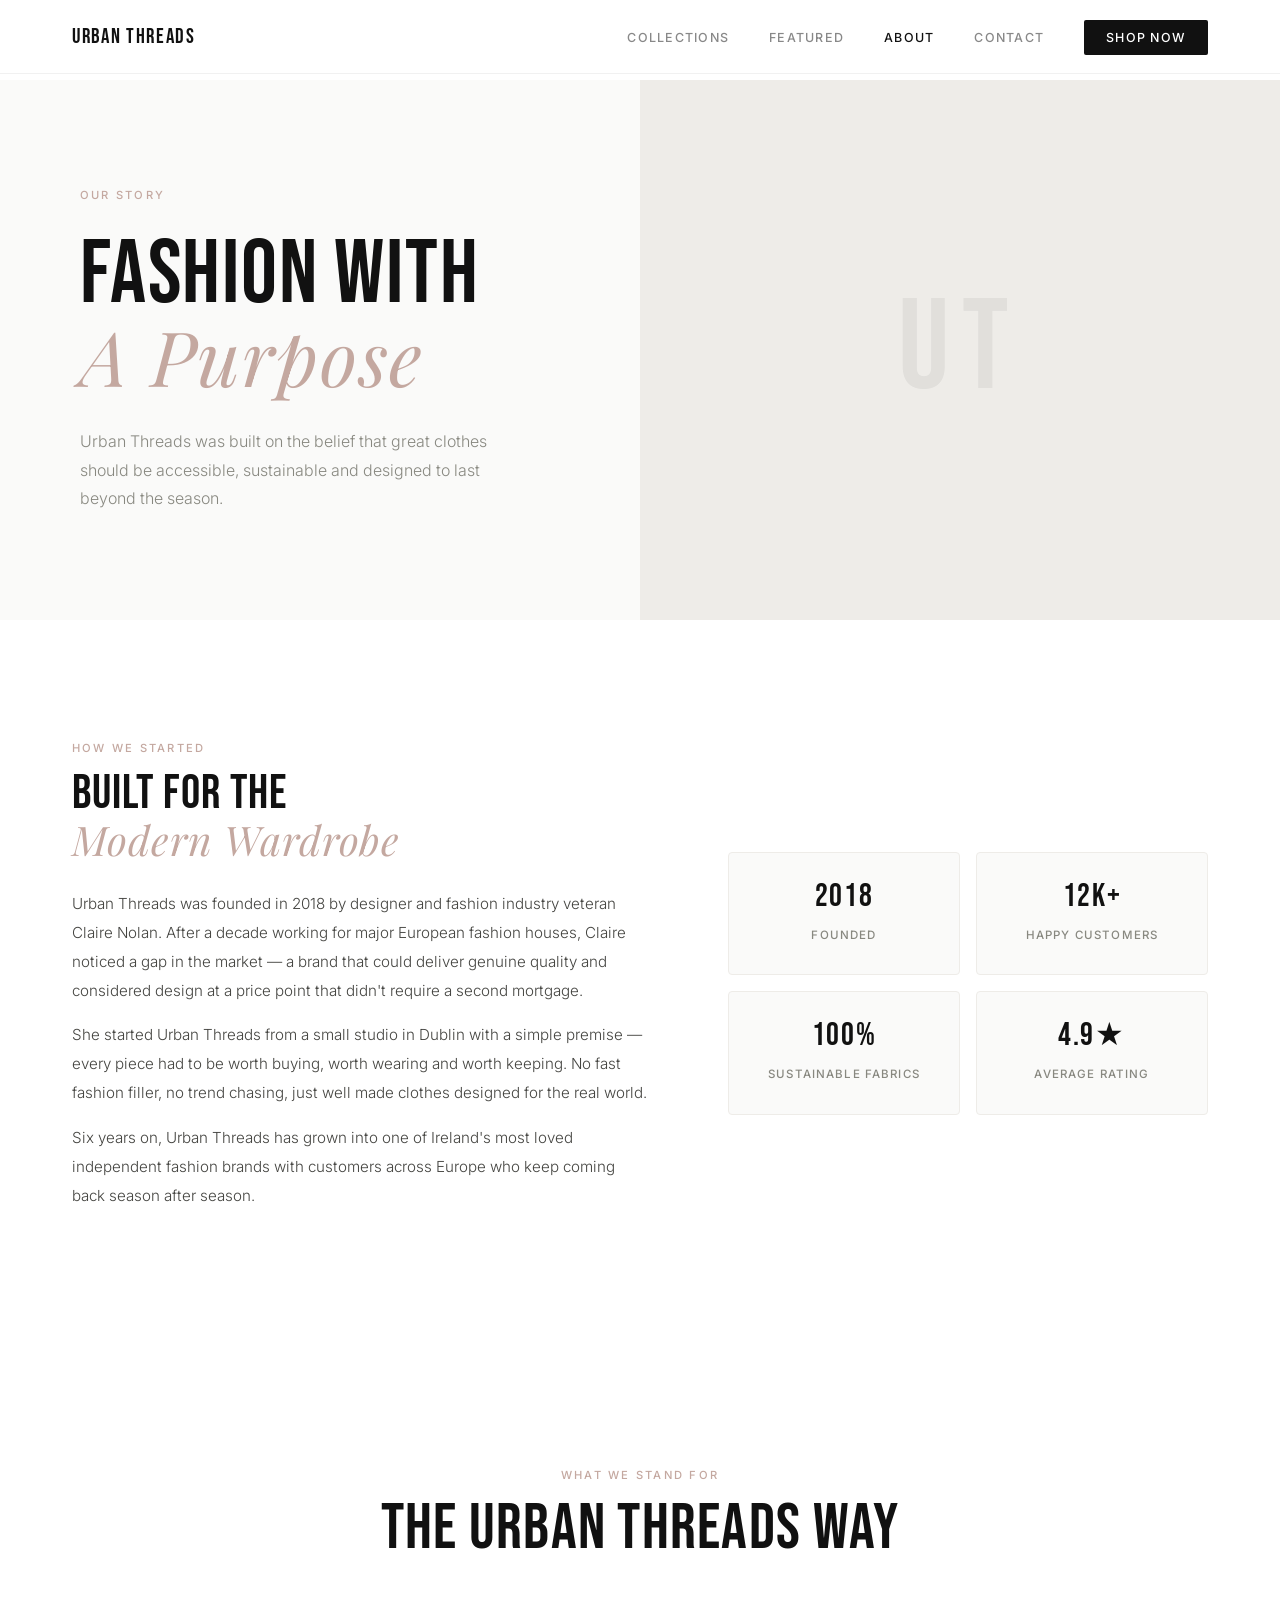
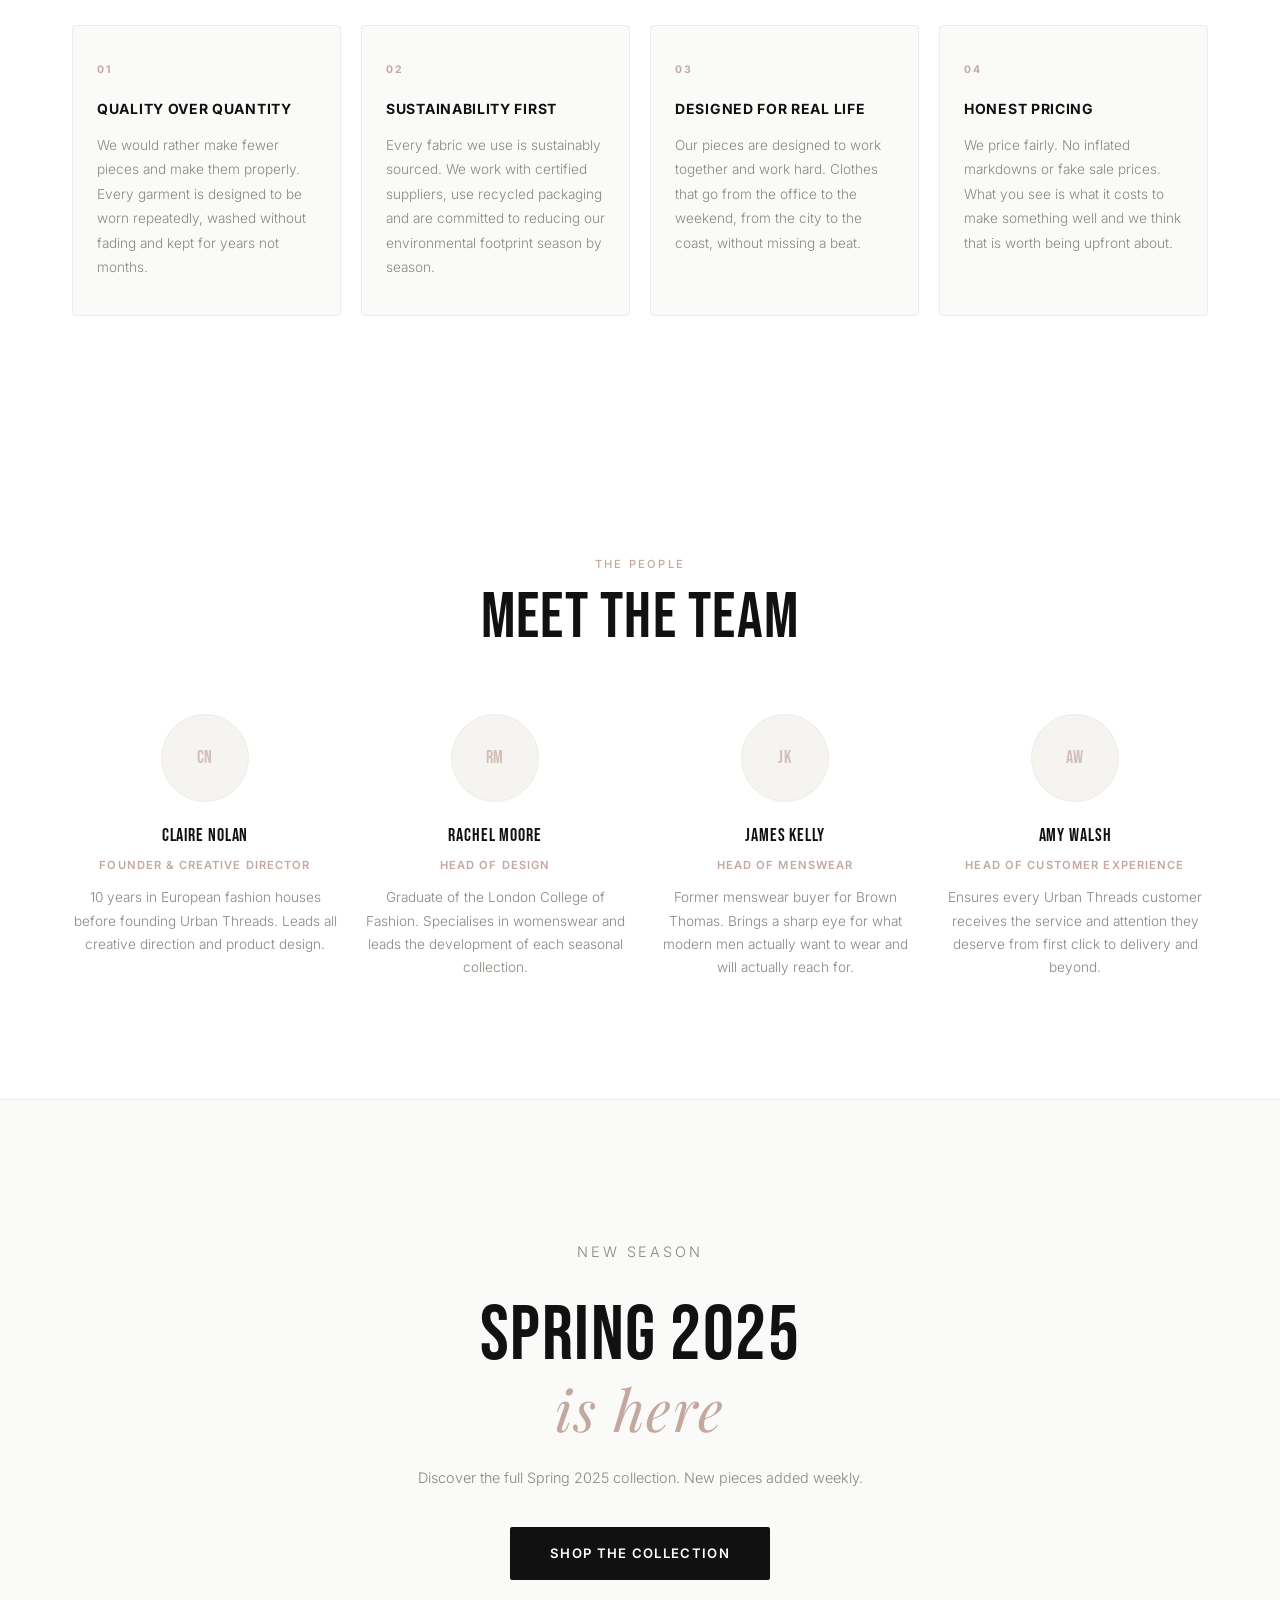
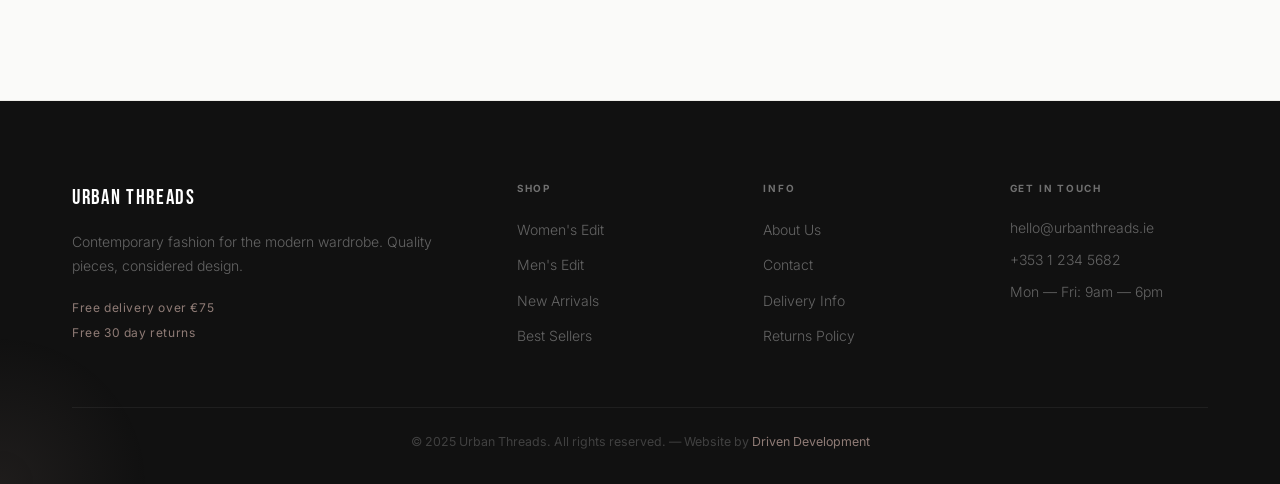
<file: pages/about.html>
<!DOCTYPE html>
<html lang="en">
<head>
  <meta charset="UTF-8" />
  <meta name="viewport" content="width=device-width, initial-scale=1.0" />
  <meta name="description" content="About Urban Threads — Our story, our values and our commitment to quality fashion." />
  <title>About — Urban Threads</title>
  <link rel="stylesheet" href="../style.css" />
  <link rel="stylesheet" href="inner.css" />
  <link rel="preconnect" href="https://fonts.googleapis.com" />
  <link rel="preconnect" href="https://fonts.gstatic.com" crossorigin />
  <link href="https://fonts.googleapis.com/css2?family=Bebas+Neue&family=Inter:wght@300;400;500;600;700&family=Playfair+Display:ital@1&display=swap" rel="stylesheet" />
</head>
<body>

  <!-- NAVIGATION -->
  <nav class="nav" id="nav">
    <div class="nav__inner">
      <a href="../index.html" class="nav__logo">URBAN THREADS</a>
      <ul class="nav__links" id="navLinks">
        <li><a href="../index.html#collections">Collections</a></li>
        <li><a href="../index.html#featured">Featured</a></li>
        <li><a href="about.html" class="nav__active">About</a></li>
        <li><a href="contact.html">Contact</a></li>
        <li><a href="contact.html" class="nav__cta">Shop Now</a></li>
      </ul>
      <button class="nav__burger" id="burger" aria-label="Open menu">
        <span></span><span></span><span></span>
      </button>
    </div>
  </nav>

  <!-- PAGE HERO -->
  <section class="page-hero">
    <div class="page-hero__inner">
      <div class="page-hero__content">
        <p class="section__label">Our Story</p>
        <h1 class="page-hero__title">FASHION WITH<br /><em>A Purpose</em></h1>
        <p class="page-hero__sub">Urban Threads was built on the belief that great clothes should be accessible, sustainable and designed to last beyond the season.</p>
      </div>
      <div class="page-hero__img">
        <div class="page-hero__img-placeholder">
          <span>UT</span>
        </div>
      </div>
    </div>
  </section>

  <!-- STORY -->
  <section class="story section">
    <div class="container">
      <div class="story__inner">
        <div class="story__left">
          <p class="section__label">How We Started</p>
          <h2 class="story__title">BUILT FOR THE<br /><em>Modern Wardrobe</em></h2>
          <p class="story__body">Urban Threads was founded in 2018 by designer and fashion industry veteran Claire Nolan. After a decade working for major European fashion houses, Claire noticed a gap in the market — a brand that could deliver genuine quality and considered design at a price point that didn't require a second mortgage.</p>
          <p class="story__body">She started Urban Threads from a small studio in Dublin with a simple premise — every piece had to be worth buying, worth wearing and worth keeping. No fast fashion filler, no trend chasing, just well made clothes designed for the real world.</p>
          <p class="story__body">Six years on, Urban Threads has grown into one of Ireland's most loved independent fashion brands with customers across Europe who keep coming back season after season.</p>
        </div>
        <div class="story__right">
          <div class="story__stats">
            <div class="story__stat">
              <strong>2018</strong>
              <span>Founded</span>
            </div>
            <div class="story__stat">
              <strong>12K+</strong>
              <span>Happy Customers</span>
            </div>
            <div class="story__stat">
              <strong>100%</strong>
              <span>Sustainable Fabrics</span>
            </div>
            <div class="story__stat">
              <strong>4.9★</strong>
              <span>Average Rating</span>
            </div>
          </div>
        </div>
      </div>
    </div>
  </section>

  <!-- VALUES -->
  <section class="about-values section">
    <div class="container">
      <div class="section__header">
        <p class="section__label">What We Stand For</p>
        <h2 class="section__title">THE URBAN THREADS WAY</h2>
      </div>
      <div class="about-values__grid">
        <div class="about-value__card">
          <div class="about-value__num">01</div>
          <h3>Quality Over Quantity</h3>
          <p>We would rather make fewer pieces and make them properly. Every garment is designed to be worn repeatedly, washed without fading and kept for years not months.</p>
        </div>
        <div class="about-value__card">
          <div class="about-value__num">02</div>
          <h3>Sustainability First</h3>
          <p>Every fabric we use is sustainably sourced. We work with certified suppliers, use recycled packaging and are committed to reducing our environmental footprint season by season.</p>
        </div>
        <div class="about-value__card">
          <div class="about-value__num">03</div>
          <h3>Designed for Real Life</h3>
          <p>Our pieces are designed to work together and work hard. Clothes that go from the office to the weekend, from the city to the coast, without missing a beat.</p>
        </div>
        <div class="about-value__card">
          <div class="about-value__num">04</div>
          <h3>Honest Pricing</h3>
          <p>We price fairly. No inflated markdowns or fake sale prices. What you see is what it costs to make something well and we think that is worth being upfront about.</p>
        </div>
      </div>
    </div>
  </section>

  <!-- TEAM -->
  <section class="team section">
    <div class="container">
      <div class="section__header">
        <p class="section__label">The People</p>
        <h2 class="section__title">MEET THE TEAM</h2>
      </div>
      <div class="team__grid">
        <div class="team__card">
          <div class="team__photo">
            <div class="team__photo-placeholder">CN</div>
          </div>
          <h3>Claire Nolan</h3>
          <span>Founder & Creative Director</span>
          <p>10 years in European fashion houses before founding Urban Threads. Leads all creative direction and product design.</p>
        </div>
        <div class="team__card">
          <div class="team__photo">
            <div class="team__photo-placeholder">RM</div>
          </div>
          <h3>Rachel Moore</h3>
          <span>Head of Design</span>
          <p>Graduate of the London College of Fashion. Specialises in womenswear and leads the development of each seasonal collection.</p>
        </div>
        <div class="team__card">
          <div class="team__photo">
            <div class="team__photo-placeholder">JK</div>
          </div>
          <h3>James Kelly</h3>
          <span>Head of Menswear</span>
          <p>Former menswear buyer for Brown Thomas. Brings a sharp eye for what modern men actually want to wear and will actually reach for.</p>
        </div>
        <div class="team__card">
          <div class="team__photo">
            <div class="team__photo-placeholder">AW</div>
          </div>
          <h3>Amy Walsh</h3>
          <span>Head of Customer Experience</span>
          <p>Ensures every Urban Threads customer receives the service and attention they deserve from first click to delivery and beyond.</p>
        </div>
      </div>
    </div>
  </section>

  <!-- CTA -->
  <section class="cta-banner">
    <div class="container">
      <div class="cta-banner__inner">
        <p class="section__label">New Season</p>
        <h2>SPRING 2025<br /><em>is here</em></h2>
        <p>Discover the full Spring 2025 collection. New pieces added weekly.</p>
        <a href="contact.html" class="btn btn--dark">Shop the Collection</a>
      </div>
    </div>
  </section>

  <!-- FOOTER -->
  <footer class="footer">
    <div class="container">
      <div class="footer__inner">
        <div class="footer__brand">
          <a href="../index.html" class="nav__logo">URBAN THREADS</a>
          <p>Contemporary fashion for the modern wardrobe. Quality pieces, considered design.</p>
          <div class="footer__delivery">
            <span>Free delivery over €75</span>
            <span>Free 30 day returns</span>
          </div>
        </div>
        <div class="footer__links">
          <h4>Shop</h4>
          <ul>
            <li><a href="../index.html#collections">Women's Edit</a></li>
            <li><a href="../index.html#collections">Men's Edit</a></li>
            <li><a href="../index.html#featured">New Arrivals</a></li>
            <li><a href="../index.html#featured">Best Sellers</a></li>
          </ul>
        </div>
        <div class="footer__links">
          <h4>Info</h4>
          <ul>
            <li><a href="about.html">About Us</a></li>
            <li><a href="contact.html">Contact</a></li>
            <li><a href="contact.html">Delivery Info</a></li>
            <li><a href="contact.html">Returns Policy</a></li>
          </ul>
        </div>
        <div class="footer__contact">
          <h4>Get In Touch</h4>
          <ul>
            <li><a href="mailto:hello@urbanthreads.ie">hello@urbanthreads.ie</a></li>
            <li><a href="tel:+35312345682">+353 1 234 5682</a></li>
            <li>Mon — Fri: 9am — 6pm</li>
          </ul>
        </div>
      </div>
      <div class="footer__bottom">
        <p>© 2025 Urban Threads. All rights reserved. — Website by <a href="https://cbyrne290-hub.github.io/driven-development" target="_blank">Driven Development</a></p>
      </div>
    </div>
  </footer>

  <script src="../script.js"></script>
  <script src="inner.js"></script>
</body>
</html>
</file>
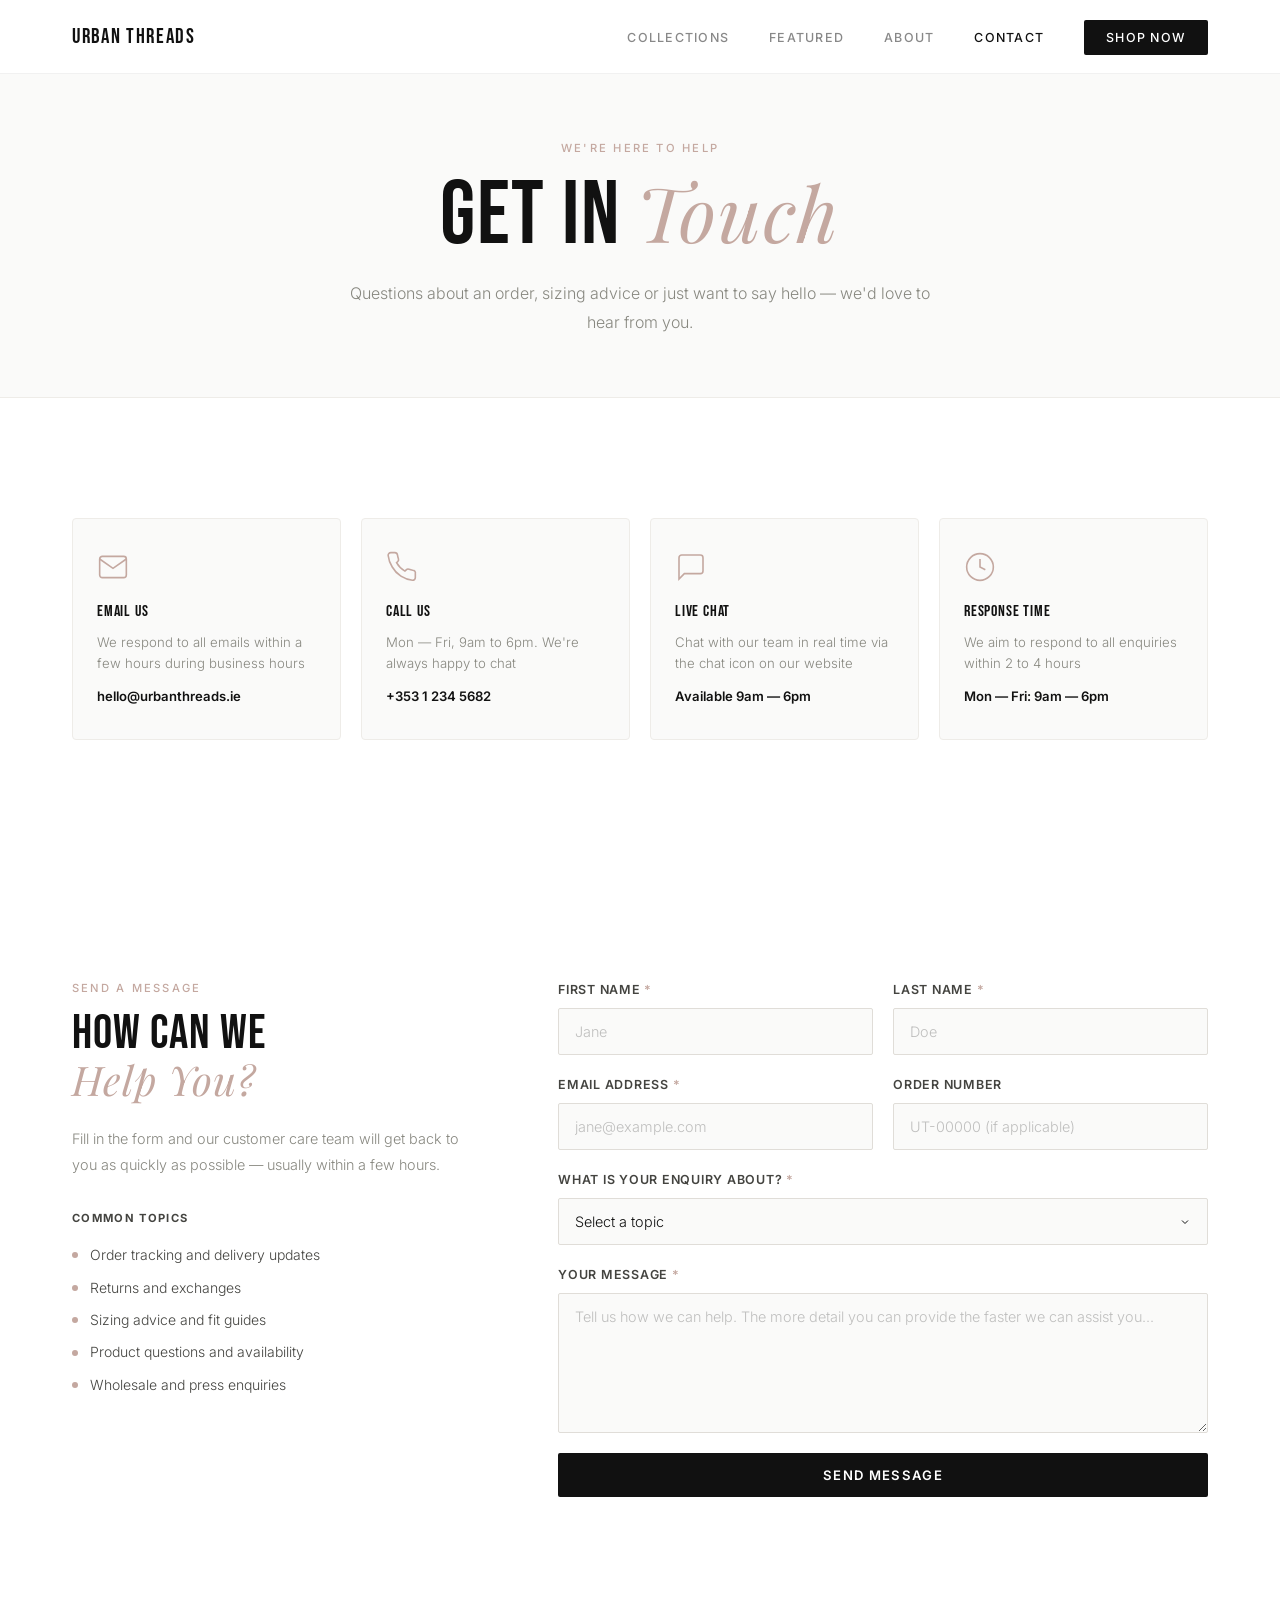
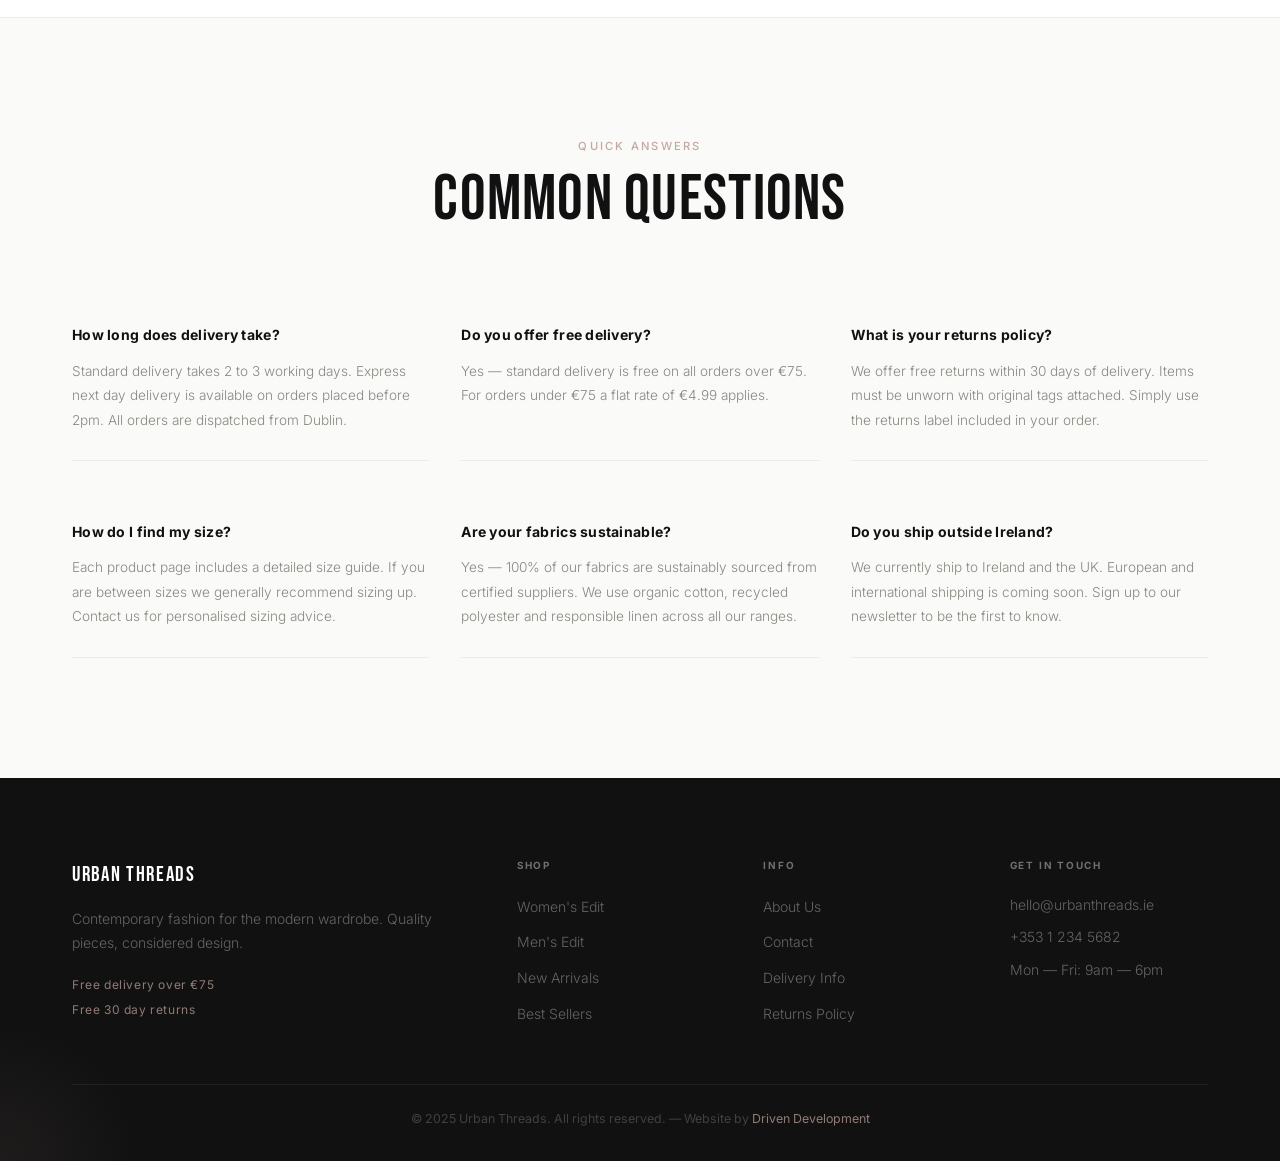
<file: pages/contact.html>
<!DOCTYPE html>
<html lang="en">
<head>
  <meta charset="UTF-8" />
  <meta name="viewport" content="width=device-width, initial-scale=1.0" />
  <meta name="description" content="Contact Urban Threads — Get in touch, track your order or ask us anything." />
  <title>Contact — Urban Threads</title>
  <link rel="stylesheet" href="../style.css" />
  <link rel="stylesheet" href="inner.css" />
  <link rel="preconnect" href="https://fonts.googleapis.com" />
  <link rel="preconnect" href="https://fonts.gstatic.com" crossorigin />
  <link href="https://fonts.googleapis.com/css2?family=Bebas+Neue&family=Inter:wght@300;400;500;600;700&family=Playfair+Display:ital@1&display=swap" rel="stylesheet" />
</head>
<body>

  <!-- NAVIGATION -->
  <nav class="nav" id="nav">
    <div class="nav__inner">
      <a href="../index.html" class="nav__logo">URBAN THREADS</a>
      <ul class="nav__links" id="navLinks">
        <li><a href="../index.html#collections">Collections</a></li>
        <li><a href="../index.html#featured">Featured</a></li>
        <li><a href="about.html">About</a></li>
        <li><a href="contact.html" class="nav__active">Contact</a></li>
        <li><a href="contact.html" class="nav__cta">Shop Now</a></li>
      </ul>
      <button class="nav__burger" id="burger" aria-label="Open menu">
        <span></span><span></span><span></span>
      </button>
    </div>
  </nav>

  <!-- PAGE HERO -->
  <section class="page-hero page-hero--simple">
    <div class="container">
      <div class="page-hero__inner--simple">
        <p class="section__label">We're Here To Help</p>
        <h1 class="page-hero__title--simple">GET IN <em>Touch</em></h1>
        <p class="page-hero__sub--simple">Questions about an order, sizing advice or just want to say hello — we'd love to hear from you.</p>
      </div>
    </div>
  </section>

  <!-- CONTACT METHODS -->
  <section class="contact-methods section">
    <div class="container">
      <div class="contact-methods__grid">
        <a href="mailto:hello@urbanthreads.ie" class="contact-method__card">
          <div class="contact-method__icon">
            <svg viewBox="0 0 24 24" fill="none" stroke="currentColor" stroke-width="1.2"><path d="M4 4h16c1.1 0 2 .9 2 2v12c0 1.1-.9 2-2 2H4c-1.1 0-2-.9-2-2V6c0-1.1.9-2 2-2z"/><polyline points="22,6 12,13 2,6"/></svg>
          </div>
          <h3>Email Us</h3>
          <p>We respond to all emails within a few hours during business hours</p>
          <span>hello@urbanthreads.ie</span>
        </a>
        <a href="tel:+35312345682" class="contact-method__card">
          <div class="contact-method__icon">
            <svg viewBox="0 0 24 24" fill="none" stroke="currentColor" stroke-width="1.2"><path d="M22 16.92v3a2 2 0 0 1-2.18 2 19.79 19.79 0 0 1-8.63-3.07A19.5 19.5 0 0 1 4.69 12 19.79 19.79 0 0 1 1.61 3.4 2 2 0 0 1 3.6 1.22h3a2 2 0 0 1 2 1.72c.127.96.361 1.903.7 2.81a2 2 0 0 1-.45 2.11L7.91 8.8a16 16 0 0 0 6.29 6.29l.95-.95a2 2 0 0 1 2.11-.45c.907.339 1.85.573 2.81.7A2 2 0 0 1 22 16.92z"/></svg>
          </div>
          <h3>Call Us</h3>
          <p>Mon — Fri, 9am to 6pm. We're always happy to chat</p>
          <span>+353 1 234 5682</span>
        </a>
        <div class="contact-method__card">
          <div class="contact-method__icon">
            <svg viewBox="0 0 24 24" fill="none" stroke="currentColor" stroke-width="1.2"><path d="M21 15a2 2 0 0 1-2 2H7l-4 4V5a2 2 0 0 1 2-2h14a2 2 0 0 1 2 2z"/></svg>
          </div>
          <h3>Live Chat</h3>
          <p>Chat with our team in real time via the chat icon on our website</p>
          <span>Available 9am — 6pm</span>
        </div>
        <div class="contact-method__card">
          <div class="contact-method__icon">
            <svg viewBox="0 0 24 24" fill="none" stroke="currentColor" stroke-width="1.2"><circle cx="12" cy="12" r="10"/><polyline points="12 6 12 12 16 14"/></svg>
          </div>
          <h3>Response Time</h3>
          <p>We aim to respond to all enquiries within 2 to 4 hours</p>
          <span>Mon — Fri: 9am — 6pm</span>
        </div>
      </div>
    </div>
  </section>

  <!-- CONTACT FORM -->
  <section class="contact-form-section section">
    <div class="container">
      <div class="contact-form__inner">
        <div class="contact-form__left">
          <p class="section__label">Send A Message</p>
          <h2 class="contact-form__title">HOW CAN WE<br /><em>Help You?</em></h2>
          <p class="contact-form__body">Fill in the form and our customer care team will get back to you as quickly as possible — usually within a few hours.</p>
          <div class="contact-topics">
            <h4>Common Topics</h4>
            <div class="topic__item">
              <span class="topic__dot"></span>
              <span>Order tracking and delivery updates</span>
            </div>
            <div class="topic__item">
              <span class="topic__dot"></span>
              <span>Returns and exchanges</span>
            </div>
            <div class="topic__item">
              <span class="topic__dot"></span>
              <span>Sizing advice and fit guides</span>
            </div>
            <div class="topic__item">
              <span class="topic__dot"></span>
              <span>Product questions and availability</span>
            </div>
            <div class="topic__item">
              <span class="topic__dot"></span>
              <span>Wholesale and press enquiries</span>
            </div>
          </div>
        </div>
        <div class="contact-form__right">
          <form id="contactForm">
            <div class="form__row">
              <div class="form__group">
                <label for="firstName">First Name <span>*</span></label>
                <input type="text" id="firstName" placeholder="Jane" required />
              </div>
              <div class="form__group">
                <label for="lastName">Last Name <span>*</span></label>
                <input type="text" id="lastName" placeholder="Doe" required />
              </div>
            </div>
            <div class="form__row">
              <div class="form__group">
                <label for="email">Email Address <span>*</span></label>
                <input type="email" id="email" placeholder="jane@example.com" required />
              </div>
              <div class="form__group">
                <label for="orderNumber">Order Number</label>
                <input type="text" id="orderNumber" placeholder="UT-00000 (if applicable)" />
              </div>
            </div>
            <div class="form__group">
              <label for="topic">What Is Your Enquiry About? <span>*</span></label>
              <select id="topic" required>
                <option value="" disabled selected>Select a topic</option>
                <option>Order tracking or delivery</option>
                <option>Return or exchange</option>
                <option>Sizing or fit advice</option>
                <option>Product question</option>
                <option>Payment or billing</option>
                <option>Wholesale enquiry</option>
                <option>Press enquiry</option>
                <option>General feedback</option>
                <option>Something else</option>
              </select>
            </div>
            <div class="form__group">
              <label for="message">Your Message <span>*</span></label>
              <textarea id="message" rows="6" placeholder="Tell us how we can help. The more detail you can provide the faster we can assist you..." required></textarea>
            </div>
            <div class="form__submit">
              <button type="submit" class="btn btn--primary btn--full">Send Message</button>
            </div>
            <div class="form__success" id="formSuccess">
              <span class="topic__dot"></span>
              <p>Message received. We will be in touch within a few hours.</p>
            </div>
          </form>
        </div>
      </div>
    </div>
  </section>

  <!-- FAQ -->
  <section class="faq section">
    <div class="container">
      <div class="section__header">
        <p class="section__label">Quick Answers</p>
        <h2 class="section__title">COMMON QUESTIONS</h2>
      </div>
      <div class="faq__grid">
        <div class="faq__item">
          <h4>How long does delivery take?</h4>
          <p>Standard delivery takes 2 to 3 working days. Express next day delivery is available on orders placed before 2pm. All orders are dispatched from Dublin.</p>
        </div>
        <div class="faq__item">
          <h4>Do you offer free delivery?</h4>
          <p>Yes — standard delivery is free on all orders over €75. For orders under €75 a flat rate of €4.99 applies.</p>
        </div>
        <div class="faq__item">
          <h4>What is your returns policy?</h4>
          <p>We offer free returns within 30 days of delivery. Items must be unworn with original tags attached. Simply use the returns label included in your order.</p>
        </div>
        <div class="faq__item">
          <h4>How do I find my size?</h4>
          <p>Each product page includes a detailed size guide. If you are between sizes we generally recommend sizing up. Contact us for personalised sizing advice.</p>
        </div>
        <div class="faq__item">
          <h4>Are your fabrics sustainable?</h4>
          <p>Yes — 100% of our fabrics are sustainably sourced from certified suppliers. We use organic cotton, recycled polyester and responsible linen across all our ranges.</p>
        </div>
        <div class="faq__item">
          <h4>Do you ship outside Ireland?</h4>
          <p>We currently ship to Ireland and the UK. European and international shipping is coming soon. Sign up to our newsletter to be the first to know.</p>
        </div>
      </div>
    </div>
  </section>

  <!-- FOOTER -->
  <footer class="footer">
    <div class="container">
      <div class="footer__inner">
        <div class="footer__brand">
          <a href="../index.html" class="nav__logo">URBAN THREADS</a>
          <p>Contemporary fashion for the modern wardrobe. Quality pieces, considered design.</p>
          <div class="footer__delivery">
            <span>Free delivery over €75</span>
            <span>Free 30 day returns</span>
          </div>
        </div>
        <div class="footer__links">
          <h4>Shop</h4>
          <ul>
            <li><a href="../index.html#collections">Women's Edit</a></li>
            <li><a href="../index.html#collections">Men's Edit</a></li>
            <li><a href="../index.html#featured">New Arrivals</a></li>
            <li><a href="../index.html#featured">Best Sellers</a></li>
          </ul>
        </div>
        <div class="footer__links">
          <h4>Info</h4>
          <ul>
            <li><a href="about.html">About Us</a></li>
            <li><a href="contact.html">Contact</a></li>
            <li><a href="contact.html">Delivery Info</a></li>
            <li><a href="contact.html">Returns Policy</a></li>
          </ul>
        </div>
        <div class="footer__contact">
          <h4>Get In Touch</h4>
          <ul>
            <li><a href="mailto:hello@urbanthreads.ie">hello@urbanthreads.ie</a></li>
            <li><a href="tel:+35312345682">+353 1 234 5682</a></li>
            <li>Mon — Fri: 9am — 6pm</li>
          </ul>
        </div>
      </div>
      <div class="footer__bottom">
        <p>© 2025 Urban Threads. All rights reserved. — Website by <a href="https://cbyrne290-hub.github.io/driven-development" target="_blank">Driven Development</a></p>
      </div>
    </div>
  </footer>

  <script src="../script.js"></script>
  <script src="inner.js"></script>
</body>
</html>
</file>
<file: style.css>
/* ============================================
   URBAN THREADS — STYLESHEET
   ============================================ */

/* --- RESET & BASE --- */
*, *::before, *::after {
  margin: 0;
  padding: 0;
  box-sizing: border-box;
}

:root {
  --white: #FFFFFF;
  --off-white: #FAFAF9;
  --light: #F5F4F1;
  --light-mid: #EEECE8;
  --mid: #E0DDD8;
  --dark-grey: #888880;
  --text-dark: #111111;
  --text-mid: #444440;
  --text-light: #888880;
  --black: #111111;
  --rose: #C4A8A0;
  --rose-light: #D4B8B0;
  --rose-dim: rgba(196, 168, 160, 0.12);
  --font-display: 'Bebas Neue', sans-serif;
  --font-italic: 'Playfair Display', serif;
  --font-main: 'Inter', sans-serif;
  --transition: 0.3s ease;
  --radius: 4px;
  --radius-lg: 12px;
}

html {
  scroll-behavior: smooth;
  font-size: 16px;
}

body {
  font-family: var(--font-main);
  background-color: var(--white);
  color: var(--text-dark);
  overflow-x: hidden;
  line-height: 1.6;
}

a {
  text-decoration: none;
  color: inherit;
}

ul {
  list-style: none;
}

img {
  max-width: 100%;
  display: block;
}

/* --- UTILITY --- */
.container {
  max-width: 1200px;
  margin: 0 auto;
  padding: 0 2rem;
}

.section {
  padding: 120px 0;
}

.section__header {
  text-align: center;
  margin-bottom: 64px;
}

.section__label {
  font-size: 0.7rem;
  font-weight: 500;
  letter-spacing: 0.2em;
  text-transform: uppercase;
  color: var(--rose);
  margin-bottom: 12px;
  display: block;
}

.section__title {
  font-family: var(--font-display);
  font-size: clamp(2.5rem, 5vw, 4rem);
  font-weight: 400;
  color: var(--black);
  line-height: 1.0;
  letter-spacing: 0.02em;
}

/* --- BUTTONS --- */
.btn {
  display: inline-flex;
  align-items: center;
  gap: 8px;
  padding: 14px 32px;
  border-radius: 2px;
  font-family: var(--font-main);
  font-size: 0.82rem;
  font-weight: 600;
  letter-spacing: 0.1em;
  text-transform: uppercase;
  cursor: pointer;
  transition: all var(--transition);
  border: none;
  white-space: nowrap;
}

.btn--primary {
  background: var(--black);
  color: var(--white);
}

.btn--primary:hover {
  background: var(--text-mid);
  transform: translateY(-2px);
}

.btn--ghost {
  background: transparent;
  color: var(--black);
  border: 1px solid rgba(17, 17, 17, 0.2);
}

.btn--ghost:hover {
  border-color: var(--black);
  transform: translateY(-2px);
}

.btn--dark {
  background: var(--black);
  color: var(--white);
  padding: 16px 40px;
}

.btn--dark:hover {
  background: var(--text-mid);
  transform: translateY(-2px);
}

.btn--sm {
  padding: 10px 20px;
  font-size: 0.75rem;
}

.btn--full {
  width: 100%;
  justify-content: center;
}

/* ============================================
   NAVIGATION
   ============================================ */
.nav {
  position: fixed;
  top: 0;
  left: 0;
  right: 0;
  z-index: 1000;
  padding: 20px 0;
  background: rgba(255, 255, 255, 0.95);
  backdrop-filter: blur(20px);
  border-bottom: 1px solid rgba(17, 17, 17, 0.06);
  transition: all var(--transition);
}

.nav.scrolled {
  padding: 14px 0;
  box-shadow: 0 2px 20px rgba(17, 17, 17, 0.06);
}

.nav__inner {
  max-width: 1200px;
  margin: 0 auto;
  padding: 0 2rem;
  display: flex;
  align-items: center;
  justify-content: space-between;
}

.nav__logo {
  font-family: var(--font-display);
  font-size: 1.3rem;
  font-weight: 400;
  color: var(--black);
  letter-spacing: 0.08em;
}

.nav__links {
  display: flex;
  align-items: center;
  gap: 40px;
}

.nav__links a {
  font-size: 0.78rem;
  font-weight: 500;
  letter-spacing: 0.1em;
  text-transform: uppercase;
  color: rgba(17, 17, 17, 0.5);
  transition: color var(--transition);
}

.nav__links a:hover {
  color: var(--black);
}

.nav__cta {
  background: var(--black) !important;
  color: var(--white) !important;
  padding: 10px 22px !important;
  border-radius: 2px !important;
}

.nav__cta:hover {
  background: var(--text-mid) !important;
}

.nav__burger {
  display: none;
  flex-direction: column;
  gap: 5px;
  background: none;
  border: none;
  cursor: pointer;
  padding: 4px;
}

.nav__burger span {
  display: block;
  width: 24px;
  height: 1.5px;
  background: var(--black);
  transition: all var(--transition);
}

/* ============================================
   HERO
   ============================================ */
.hero {
  min-height: 100vh;
  display: grid;
  grid-template-columns: 1fr 1fr;
  padding-top: 80px;
}

.hero__left {
  background: var(--off-white);
  display: flex;
  align-items: center;
  padding: 80px 60px 80px 80px;
}

.hero__right {
  background: var(--light);
  position: relative;
  overflow: hidden;
}

.hero__img-placeholder {
  width: 100%;
  height: 100%;
  display: flex;
  align-items: center;
  justify-content: center;
  background: var(--light-mid);
}

.hero__img-text {
  font-family: var(--font-display);
  font-size: 5rem;
  color: rgba(17, 17, 17, 0.08);
  text-align: center;
  line-height: 1.1;
  letter-spacing: 0.1em;
}

.hero__badge {
  position: absolute;
  bottom: 40px;
  right: 40px;
  width: 80px;
  height: 80px;
  border-radius: 50%;
  background: var(--black);
  display: flex;
  flex-direction: column;
  align-items: center;
  justify-content: center;
  gap: 2px;
}

.hero__badge span {
  font-size: 0.6rem;
  font-weight: 700;
  letter-spacing: 0.12em;
  text-transform: uppercase;
  color: var(--white);
  line-height: 1;
}

.hero__label {
  font-size: 0.7rem;
  font-weight: 500;
  letter-spacing: 0.2em;
  text-transform: uppercase;
  color: var(--rose);
  margin-bottom: 24px;
  display: block;
}

.hero__heading {
  font-family: var(--font-display);
  font-size: clamp(4rem, 7vw, 7rem);
  font-weight: 400;
  line-height: 0.95;
  color: var(--black);
  margin-bottom: 24px;
  letter-spacing: 0.02em;
}

.hero__italic {
  font-family: var(--font-italic);
  font-style: italic;
  color: var(--rose);
  font-size: 0.85em;
}

.hero__sub {
  font-size: 0.95rem;
  color: var(--text-light);
  max-width: 400px;
  line-height: 1.8;
  margin-bottom: 40px;
  font-weight: 300;
}

.hero__actions {
  display: flex;
  gap: 16px;
  flex-wrap: wrap;
}

/* ============================================
   MARQUEE
   ============================================ */
.marquee {
  background: var(--black);
  padding: 14px 0;
  overflow: hidden;
  white-space: nowrap;
}

.marquee__track {
  display: inline-flex;
  gap: 32px;
  animation: marquee 25s linear infinite;
}

.marquee__track span {
  font-size: 0.72rem;
  font-weight: 500;
  letter-spacing: 0.15em;
  text-transform: uppercase;
  color: rgba(255, 255, 255, 0.6);
}

@keyframes marquee {
  from { transform: translateX(0); }
  to { transform: translateX(-50%); }
}

/* ============================================
   COLLECTIONS
   ============================================ */
.collections {
  background: var(--off-white);
}

.collections__grid {
  display: grid;
  grid-template-columns: 1.4fr 1fr 1fr;
  gap: 20px;
  align-items: start;
}

.collection__card {
  position: relative;
  overflow: hidden;
  border-radius: var(--radius);
  cursor: pointer;
}

.collection__card--tall .collection__img {
  aspect-ratio: 2/3;
}

.collection__img {
  aspect-ratio: 3/4;
  overflow: hidden;
  background: var(--light-mid);
  transition: transform 0.6s ease;
}

.collection__card:hover .collection__img {
  transform: scale(1.03);
}

.collection__img-placeholder {
  width: 100%;
  height: 100%;
  display: flex;
  align-items: center;
  justify-content: center;
  background: var(--light-mid);
}

.collection__img-placeholder span {
  font-family: var(--font-display);
  font-size: 3rem;
  color: rgba(17, 17, 17, 0.12);
  letter-spacing: 0.1em;
}

.collection__info {
  padding: 20px 4px;
}

.collection__info h3 {
  font-family: var(--font-display);
  font-size: 1.3rem;
  font-weight: 400;
  color: var(--black);
  letter-spacing: 0.05em;
  margin-bottom: 4px;
}

.collection__info p {
  font-size: 0.825rem;
  color: var(--text-light);
  margin-bottom: 12px;
  font-weight: 300;
}

.collection__link {
  font-size: 0.78rem;
  font-weight: 600;
  letter-spacing: 0.08em;
  text-transform: uppercase;
  color: var(--black);
  transition: color var(--transition);
}

.collection__link:hover {
  color: var(--rose);
}

/* ============================================
   FEATURED PRODUCTS
   ============================================ */
.products__grid {
  display: grid;
  grid-template-columns: repeat(3, 1fr);
  gap: 28px;
}

.product__card {
  cursor: pointer;
}

.product__img {
  aspect-ratio: 3/4;
  background: var(--light);
  border-radius: var(--radius);
  overflow: hidden;
  position: relative;
  margin-bottom: 16px;
}

.product__img-placeholder {
  width: 100%;
  height: 100%;
  display: flex;
  align-items: center;
  justify-content: center;
  font-family: var(--font-display);
  font-size: 3.5rem;
  color: rgba(17, 17, 17, 0.08);
  letter-spacing: 0.05em;
  background: var(--light);
  transition: background var(--transition);
}

.product__card:hover .product__img-placeholder {
  background: var(--light-mid);
}

.product__overlay {
  position: absolute;
  bottom: 0;
  left: 0;
  right: 0;
  padding: 16px;
  background: linear-gradient(to top, rgba(17,17,17,0.4), transparent);
  opacity: 0;
  transition: opacity var(--transition);
  display: flex;
  justify-content: center;
}

.product__card:hover .product__overlay {
  opacity: 1;
}

.product__meta {
  display: flex;
  gap: 8px;
  align-items: center;
  margin-bottom: 6px;
}

.product__category {
  font-size: 0.7rem;
  font-weight: 500;
  letter-spacing: 0.1em;
  text-transform: uppercase;
  color: var(--text-light);
}

.product__tag {
  font-size: 0.65rem;
  font-weight: 600;
  letter-spacing: 0.08em;
  text-transform: uppercase;
  color: var(--rose);
  background: var(--rose-dim);
  padding: 2px 8px;
  border-radius: 2px;
}

.product__card h3 {
  font-size: 0.95rem;
  font-weight: 500;
  color: var(--black);
  margin-bottom: 6px;
}

.product__price {
  font-size: 0.9rem;
  font-weight: 600;
  color: var(--black);
}

/* ============================================
   VALUES
   ============================================ */
.values {
  background: var(--light);
  padding: 80px 0;
}

.values__grid {
  display: grid;
  grid-template-columns: repeat(4, 1fr);
  gap: 1px;
  background: var(--mid);
  border: 1px solid var(--mid);
  border-radius: var(--radius);
  overflow: hidden;
}

.value__card {
  background: var(--light);
  padding: 40px 28px;
  text-align: center;
  transition: background var(--transition);
}

.value__card:hover {
  background: var(--off-white);
}

.value__icon {
  width: 32px;
  height: 32px;
  color: var(--rose);
  margin: 0 auto 16px;
}

.value__icon svg {
  width: 100%;
  height: 100%;
}

.value__card h3 {
  font-size: 0.85rem;
  font-weight: 700;
  letter-spacing: 0.05em;
  color: var(--black);
  margin-bottom: 10px;
  text-transform: uppercase;
}

.value__card p {
  font-size: 0.825rem;
  color: var(--text-light);
  line-height: 1.7;
  font-weight: 300;
}

/* ============================================
   TESTIMONIALS
   ============================================ */
.testimonials__grid {
  display: grid;
  grid-template-columns: repeat(3, 1fr);
  gap: 24px;
}

.testimonial__card {
  background: var(--off-white);
  border: 1px solid var(--light-mid);
  border-radius: var(--radius-lg);
  padding: 32px 28px;
  transition: all var(--transition);
}

.testimonial__card:hover {
  box-shadow: 0 8px 32px rgba(17, 17, 17, 0.06);
  transform: translateY(-4px);
}

.testimonial__stars {
  color: var(--rose);
  font-size: 0.85rem;
  letter-spacing: 3px;
  margin-bottom: 16px;
}

.testimonial__card p {
  font-size: 0.9rem;
  color: var(--text-mid);
  line-height: 1.8;
  font-style: italic;
  margin-bottom: 20px;
  font-weight: 300;
}

.testimonial__card strong {
  font-size: 0.75rem;
  color: var(--black);
  letter-spacing: 0.1em;
  text-transform: uppercase;
  font-weight: 600;
}

/* ============================================
   CTA BANNER
   ============================================ */
.cta-banner {
  padding: 120px 0;
  background: var(--off-white);
  border-top: 1px solid var(--light-mid);
  border-bottom: 1px solid var(--light-mid);
  text-align: center;
}

.cta-banner__inner {
  max-width: 500px;
  margin: 0 auto;
}

.cta-banner__inner h2 {
  font-family: var(--font-display);
  font-size: clamp(3rem, 6vw, 5rem);
  font-weight: 400;
  color: var(--black);
  margin: 12px 0 0;
  line-height: 0.95;
  letter-spacing: 0.02em;
}

.cta-banner__inner h2 em {
  font-family: var(--font-italic);
  font-style: italic;
  color: var(--rose);
  font-size: 0.75em;
}

.cta-banner__inner p {
  font-size: 0.9rem;
  color: var(--text-light);
  margin: 20px 0 36px;
  line-height: 1.7;
  font-weight: 300;
}

/* ============================================
   FOOTER
   ============================================ */
.footer {
  padding: 80px 0 32px;
  background: var(--black);
}

.footer__inner {
  display: grid;
  grid-template-columns: 2fr 1fr 1fr 1fr;
  gap: 48px;
  margin-bottom: 48px;
}

.footer__brand .nav__logo {
  color: var(--white);
  display: block;
  margin-bottom: 16px;
}

.footer__brand p {
  font-size: 0.875rem;
  color: rgba(255, 255, 255, 0.35);
  line-height: 1.7;
  margin-bottom: 20px;
  font-weight: 300;
}

.footer__delivery {
  display: flex;
  flex-direction: column;
  gap: 6px;
}

.footer__delivery span {
  font-size: 0.75rem;
  color: var(--rose);
  opacity: 0.7;
  letter-spacing: 0.05em;
}

.footer__links h4,
.footer__contact h4 {
  font-size: 0.62rem;
  font-weight: 700;
  letter-spacing: 0.18em;
  text-transform: uppercase;
  color: rgba(255, 255, 255, 0.4);
  margin-bottom: 20px;
}

.footer__links ul li,
.footer__contact ul li {
  margin-bottom: 10px;
}

.footer__links ul a,
.footer__contact ul a,
.footer__contact ul li {
  font-size: 0.875rem;
  color: rgba(255, 255, 255, 0.35);
  transition: color var(--transition);
  font-weight: 300;
}

.footer__links ul a:hover,
.footer__contact ul a:hover {
  color: var(--rose-light);
}

.footer__bottom {
  border-top: 1px solid rgba(255, 255, 255, 0.06);
  padding-top: 24px;
  text-align: center;
}

.footer__bottom p {
  font-size: 0.775rem;
  color: rgba(255, 255, 255, 0.2);
}

.footer__bottom a {
  color: var(--rose);
  opacity: 0.7;
  transition: opacity var(--transition);
}

.footer__bottom a:hover {
  opacity: 1;
}

/* ============================================
   REVEAL ANIMATIONS
   ============================================ */
.reveal {
  opacity: 0;
  transform: translateY(24px);
  transition: opacity 0.7s ease, transform 0.7s ease;
}

.reveal.visible {
  opacity: 1;
  transform: translateY(0);
}

/* ============================================
   RESPONSIVE
   ============================================ */
@media (max-width: 1024px) {
  .collections__grid {
    grid-template-columns: 1fr 1fr;
  }

  .collection__card--tall {
    grid-column: span 2;
  }

  .collection__card--tall .collection__img {
    aspect-ratio: 16/9;
  }

  .footer__inner {
    grid-template-columns: 1fr 1fr;
    gap: 40px;
  }
}

@media (max-width: 768px) {
  .section {
    padding: 80px 0;
  }

  .nav__links {
    display: none;
    position: fixed;
    top: 0;
    left: 0;
    right: 0;
    bottom: 0;
    background: var(--white);
    flex-direction: column;
    align-items: center;
    justify-content: center;
    gap: 32px;
    z-index: 999;
  }

  .nav__links.open {
    display: flex;
  }

  .nav__links a {
    font-size: 1rem;
    color: var(--black);
  }

  .nav__burger {
    display: flex;
    z-index: 1001;
  }

  .hero {
    grid-template-columns: 1fr;
    min-height: auto;
  }

  .hero__left {
    padding: 80px 2rem 60px;
  }

  .hero__right {
    height: 50vw;
    min-height: 300px;
  }

  .collections__grid {
    grid-template-columns: 1fr;
  }

  .collection__card--tall {
    grid-column: span 1;
  }

  .collection__card--tall .collection__img {
    aspect-ratio: 3/4;
  }

  .products__grid {
    grid-template-columns: repeat(2, 1fr);
    gap: 16px;
  }

  .values__grid {
    grid-template-columns: repeat(2, 1fr);
  }

  .testimonials__grid {
    grid-template-columns: 1fr;
  }

  .footer__inner {
    grid-template-columns: 1fr;
    gap: 36px;
  }
}

@media (max-width: 480px) {
  .hero__heading {
    font-size: 3.5rem;
  }

  .products__grid {
    grid-template-columns: 1fr;
  }

  .values__grid {
    grid-template-columns: 1fr;
  }
}
</file>
<file: pages/inner.css>
/* ============================================
   URBAN THREADS — INNER PAGES STYLESHEET
   ============================================ */

/* --- NAV ACTIVE --- */
.nav__active {
  color: var(--black) !important;
}

/* --- PAGE HERO (SPLIT — ABOUT) --- */
.page-hero {
  padding-top: 80px;
  min-height: 60vh;
  display: flex;
  align-items: stretch;
}

.page-hero__inner {
  display: grid;
  grid-template-columns: 1fr 1fr;
  min-height: 60vh;
  width: 100%;
}

.page-hero__content {
  background: var(--off-white);
  padding: 80px 60px 80px 80px;
  display: flex;
  flex-direction: column;
  justify-content: center;
}

.page-hero__title {
  font-family: var(--font-display);
  font-size: clamp(3.5rem, 7vw, 6rem);
  font-weight: 400;
  line-height: 0.95;
  color: var(--black);
  margin: 16px 0 24px;
  letter-spacing: 0.02em;
}

.page-hero__title em {
  font-family: var(--font-italic);
  font-style: italic;
  color: var(--rose);
  font-size: 0.85em;
}

.page-hero__sub {
  font-size: 1rem;
  color: var(--text-light);
  line-height: 1.8;
  max-width: 440px;
  font-weight: 300;
}

.page-hero__img {
  background: var(--light);
  position: relative;
  overflow: hidden;
}

.page-hero__img-placeholder {
  width: 100%;
  height: 100%;
  display: flex;
  align-items: center;
  justify-content: center;
  background: var(--light-mid);
}

.page-hero__img-placeholder span {
  font-family: var(--font-display);
  font-size: 8rem;
  color: rgba(17, 17, 17, 0.06);
  letter-spacing: 0.1em;
}

/* --- PAGE HERO (SIMPLE — CONTACT) --- */
.page-hero--simple {
  min-height: auto;
  padding: 140px 0 60px;
  background: var(--off-white);
  border-bottom: 1px solid var(--light-mid);
}

.page-hero__inner--simple {
  text-align: center;
  max-width: 600px;
  margin: 0 auto;
}

.page-hero__title--simple {
  font-family: var(--font-display);
  font-size: clamp(3rem, 7vw, 6rem);
  font-weight: 400;
  line-height: 0.95;
  color: var(--black);
  margin: 16px 0 20px;
  letter-spacing: 0.02em;
}

.page-hero__title--simple em {
  font-family: var(--font-italic);
  font-style: italic;
  color: var(--rose);
  font-size: 0.85em;
}

.page-hero__sub--simple {
  font-size: 1rem;
  color: var(--text-light);
  line-height: 1.8;
  font-weight: 300;
}

/* ============================================
   ABOUT PAGE
   ============================================ */
.story__inner {
  display: grid;
  grid-template-columns: 1.2fr 1fr;
  gap: 80px;
  align-items: center;
}

.story__title {
  font-family: var(--font-display);
  font-size: clamp(2rem, 4vw, 3rem);
  font-weight: 400;
  color: var(--black);
  margin: 12px 0 24px;
  line-height: 1.0;
  letter-spacing: 0.02em;
}

.story__title em {
  font-family: var(--font-italic);
  font-style: italic;
  color: var(--rose);
  font-size: 0.85em;
}

.story__body {
  font-size: 0.95rem;
  color: var(--text-mid);
  line-height: 1.9;
  margin-bottom: 16px;
  font-weight: 300;
}

.story__stats {
  display: grid;
  grid-template-columns: 1fr 1fr;
  gap: 16px;
}

.story__stat {
  background: var(--off-white);
  border: 1px solid var(--light-mid);
  border-radius: var(--radius);
  padding: 28px 20px;
  text-align: center;
  transition: all var(--transition);
}

.story__stat:hover {
  border-color: var(--rose);
  transform: translateY(-4px);
}

.story__stat strong {
  display: block;
  font-family: var(--font-display);
  font-size: 2rem;
  font-weight: 400;
  color: var(--black);
  letter-spacing: 0.05em;
  line-height: 1;
  margin-bottom: 8px;
}

.story__stat span {
  font-size: 0.72rem;
  color: var(--text-light);
  letter-spacing: 0.1em;
  text-transform: uppercase;
  font-weight: 500;
}

.about-values__grid {
  display: grid;
  grid-template-columns: repeat(4, 1fr);
  gap: 20px;
}

.about-value__card {
  background: var(--off-white);
  border: 1px solid var(--light-mid);
  border-radius: var(--radius);
  padding: 36px 24px;
  transition: all var(--transition);
}

.about-value__card:hover {
  border-color: var(--rose);
  transform: translateY(-4px);
}

.about-value__num {
  font-size: 0.65rem;
  font-weight: 700;
  letter-spacing: 0.15em;
  color: var(--rose);
  margin-bottom: 20px;
}

.about-value__card h3 {
  font-size: 0.875rem;
  font-weight: 700;
  letter-spacing: 0.05em;
  text-transform: uppercase;
  color: var(--black);
  margin-bottom: 12px;
}

.about-value__card p {
  font-size: 0.85rem;
  color: var(--text-light);
  line-height: 1.8;
  font-weight: 300;
}

.team__grid {
  display: grid;
  grid-template-columns: repeat(4, 1fr);
  gap: 24px;
}

.team__card {
  text-align: center;
}

.team__photo {
  width: 88px;
  height: 88px;
  border-radius: 50%;
  background: var(--light);
  border: 1px solid var(--light-mid);
  display: flex;
  align-items: center;
  justify-content: center;
  margin: 0 auto 20px;
  transition: border-color var(--transition);
}

.team__card:hover .team__photo {
  border-color: var(--rose);
}

.team__photo-placeholder {
  font-family: var(--font-display);
  font-size: 1.1rem;
  font-weight: 400;
  color: var(--rose);
  opacity: 0.7;
  letter-spacing: 0.05em;
}

.team__card h3 {
  font-family: var(--font-display);
  font-size: 1.1rem;
  font-weight: 400;
  color: var(--black);
  letter-spacing: 0.05em;
  margin-bottom: 6px;
}

.team__card span {
  display: block;
  font-size: 0.7rem;
  font-weight: 600;
  letter-spacing: 0.1em;
  text-transform: uppercase;
  color: var(--rose);
  margin-bottom: 12px;
}

.team__card p {
  font-size: 0.85rem;
  color: var(--text-light);
  line-height: 1.7;
  font-weight: 300;
}

/* ============================================
   CONTACT PAGE
   ============================================ */
.contact-methods__grid {
  display: grid;
  grid-template-columns: repeat(4, 1fr);
  gap: 20px;
}

.contact-method__card {
  background: var(--off-white);
  border: 1px solid var(--light-mid);
  border-radius: var(--radius);
  padding: 32px 24px;
  transition: all var(--transition);
  display: flex;
  flex-direction: column;
  gap: 8px;
}

.contact-method__card:hover {
  border-color: var(--rose);
  transform: translateY(-4px);
}

.contact-method__icon {
  width: 32px;
  height: 32px;
  color: var(--rose);
  margin-bottom: 8px;
}

.contact-method__icon svg {
  width: 100%;
  height: 100%;
}

.contact-method__card h3 {
  font-family: var(--font-display);
  font-size: 1rem;
  font-weight: 400;
  color: var(--black);
  letter-spacing: 0.05em;
}

.contact-method__card p {
  font-size: 0.825rem;
  color: var(--text-light);
  line-height: 1.6;
  font-weight: 300;
}

.contact-method__card span {
  font-size: 0.82rem;
  font-weight: 600;
  color: var(--black);
  margin-top: 4px;
}

.contact-form__inner {
  display: grid;
  grid-template-columns: 1fr 1.6fr;
  gap: 80px;
  align-items: flex-start;
}

.contact-form__title {
  font-family: var(--font-display);
  font-size: clamp(2rem, 4vw, 3rem);
  font-weight: 400;
  color: var(--black);
  margin: 12px 0 20px;
  line-height: 1.0;
  letter-spacing: 0.02em;
}

.contact-form__title em {
  font-family: var(--font-italic);
  font-style: italic;
  color: var(--rose);
  font-size: 0.85em;
}

.contact-form__body {
  font-size: 0.9rem;
  color: var(--text-light);
  line-height: 1.8;
  margin-bottom: 32px;
  font-weight: 300;
}

.contact-topics h4 {
  font-size: 0.7rem;
  font-weight: 700;
  letter-spacing: 0.12em;
  text-transform: uppercase;
  color: var(--text-mid);
  margin-bottom: 16px;
}

.topic__item {
  display: flex;
  align-items: center;
  gap: 12px;
  font-size: 0.875rem;
  color: var(--text-mid);
  margin-bottom: 10px;
  font-weight: 300;
}

.topic__dot {
  width: 6px;
  height: 6px;
  border-radius: 50%;
  background: var(--rose);
  flex-shrink: 0;
}

/* FAQ */
.faq {
  background: var(--off-white);
  border-top: 1px solid var(--light-mid);
}

.faq__grid {
  display: grid;
  grid-template-columns: repeat(3, 1fr);
  gap: 32px;
}

.faq__item {
  padding: 28px 0;
  border-bottom: 1px solid var(--light-mid);
}

.faq__item h4 {
  font-size: 0.875rem;
  font-weight: 700;
  color: var(--black);
  margin-bottom: 12px;
  letter-spacing: 0.02em;
}

.faq__item p {
  font-size: 0.85rem;
  color: var(--text-light);
  line-height: 1.8;
  font-weight: 300;
}

/* FORMS */
.form__row {
  display: grid;
  grid-template-columns: 1fr 1fr;
  gap: 20px;
}

.form__group {
  display: flex;
  flex-direction: column;
  gap: 8px;
  margin-bottom: 20px;
}

.form__group label {
  font-size: 0.78rem;
  font-weight: 600;
  color: var(--text-mid);
  letter-spacing: 0.06em;
  text-transform: uppercase;
}

.form__group label span {
  color: var(--rose);
}

.form__group input,
.form__group select,
.form__group textarea {
  background: var(--off-white);
  border: 1px solid var(--mid);
  border-radius: 2px;
  padding: 14px 16px;
  font-family: var(--font-main);
  font-size: 0.9rem;
  color: var(--text-dark);
  transition: border-color var(--transition);
  outline: none;
  width: 100%;
  font-weight: 300;
}

.form__group input::placeholder,
.form__group textarea::placeholder {
  color: rgba(17, 17, 17, 0.25);
}

.form__group input:focus,
.form__group select:focus,
.form__group textarea:focus {
  border-color: var(--black);
  background: var(--white);
}

.form__group select {
  cursor: pointer;
  appearance: none;
  background-image: url("data:image/svg+xml,%3Csvg xmlns='http://www.w3.org/2000/svg' width='12' height='12' viewBox='0 0 24 24' fill='none' stroke='%23111111' stroke-width='2'%3E%3Cpolyline points='6 9 12 15 18 9'/%3E%3C/svg%3E");
  background-repeat: no-repeat;
  background-position: right 16px center;
  padding-right: 40px;
  background-color: var(--off-white);
}

.form__group select option {
  background: var(--white);
  color: var(--text-dark);
}

.form__group textarea {
  resize: vertical;
  min-height: 140px;
}

.btn--full {
  width: 100%;
  justify-content: center;
}

.form__success {
  display: none;
  align-items: center;
  gap: 12px;
  margin-top: 20px;
  padding: 16px 20px;
  background: var(--rose-dim);
  border: 1px solid rgba(196, 168, 160, 0.25);
  border-radius: 2px;
}

.form__success.visible {
  display: flex;
}

.form__success p {
  font-size: 0.875rem;
  color: var(--text-mid);
  font-weight: 400;
}

/* ============================================
   RESPONSIVE
   ============================================ */
@media (max-width: 1024px) {
  .about-values__grid {
    grid-template-columns: repeat(2, 1fr);
  }

  .team__grid {
    grid-template-columns: repeat(2, 1fr);
  }

  .contact-methods__grid {
    grid-template-columns: repeat(2, 1fr);
  }

  .faq__grid {
    grid-template-columns: repeat(2, 1fr);
  }
}

@media (max-width: 768px) {
  .page-hero__inner {
    grid-template-columns: 1fr;
  }

  .page-hero__content {
    padding: 80px 2rem 60px;
  }

  .page-hero__img {
    height: 50vw;
    min-height: 260px;
  }

  .page-hero--simple {
    padding: 120px 0 48px;
  }

  .story__inner {
    grid-template-columns: 1fr;
    gap: 48px;
  }

  .about-values__grid {
    grid-template-columns: 1fr;
  }

  .team__grid {
    grid-template-columns: repeat(2, 1fr);
  }

  .contact-methods__grid {
    grid-template-columns: 1fr 1fr;
  }

  .contact-form__inner {
    grid-template-columns: 1fr;
    gap: 48px;
  }

  .form__row {
    grid-template-columns: 1fr;
  }

  .faq__grid {
    grid-template-columns: 1fr;
  }
}

@media (max-width: 480px) {
  .team__grid {
    grid-template-columns: 1fr;
  }

  .contact-methods__grid {
    grid-template-columns: 1fr;
  }

  .story__stats {
    grid-template-columns: 1fr 1fr;
  }
}
</file>
